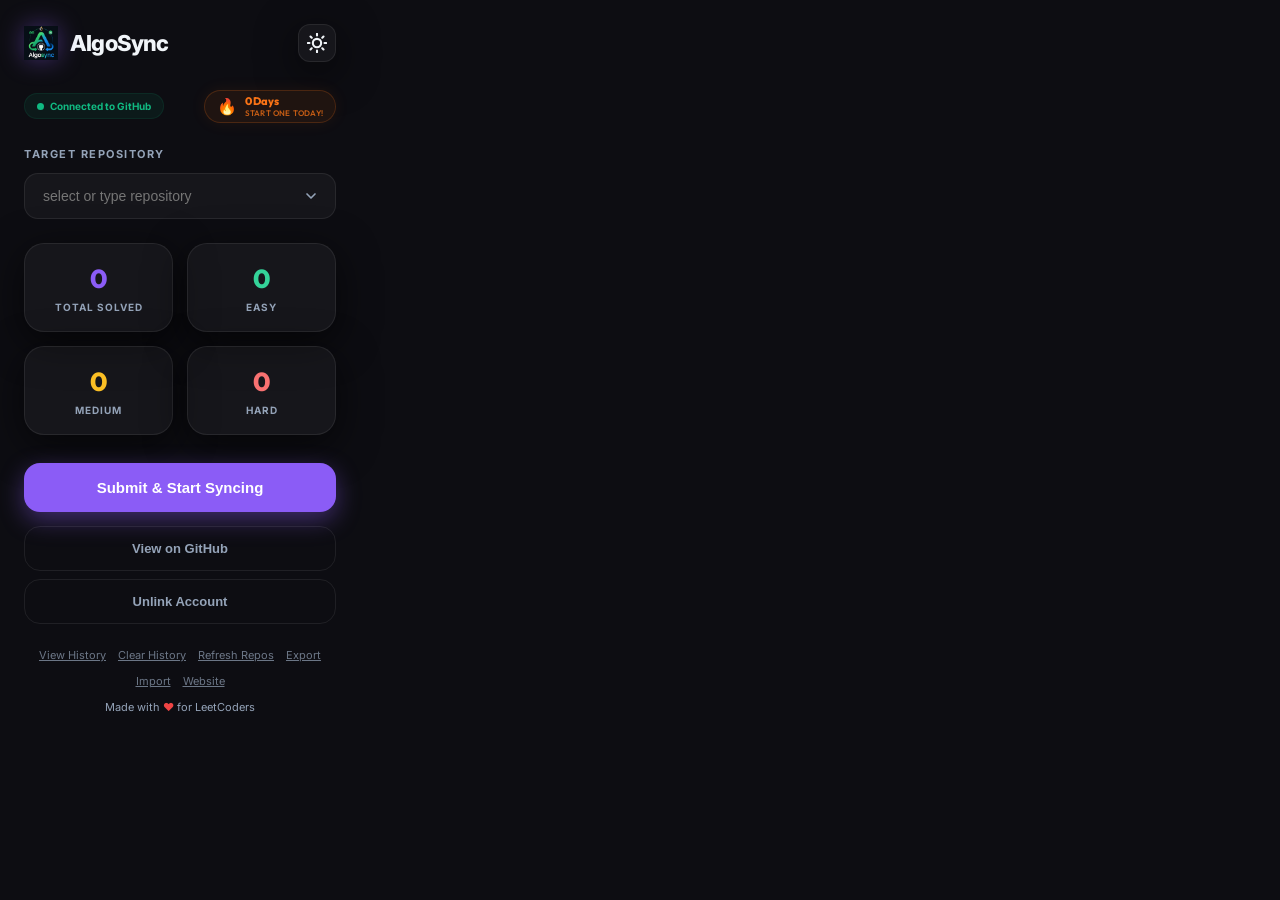
<file: popup.html>
<!DOCTYPE html>
<html>
<head>
  <meta charset="UTF-8">
  <link rel="stylesheet" href="popup.css">
</head>
<body data-theme="dark">
  <!-- AUTH VIEW -->
  <div id="auth-view" class="auth-view hidden">
    <img src="assets/AlgoSync extension logo.png" class="auth-icon" alt="AlgoSync">
    <h2 class="title" style="margin-bottom: 12px;">Welcome to AlgoSync</h2>
    <p class="auth-desc">Your DSA Portfolio, Automated.<br>Paste your GitHub token to enable syncing.</p>
    <div style="display: flex; flex-direction: column; gap: 10px; margin-top: 12px;">
      <input id="github-token-input" type="password" placeholder="GitHub personal access token" autocomplete="off" style="padding: 12px 14px; border-radius: 10px; border: 1px solid rgba(255,255,255,0.14); background: rgba(255,255,255,0.03); color: var(--text-primary);" />
      <button id="login-btn" class="primary-btn">Connect GitHub Account</button>
      <button id="google-login-btn" class="secondary-btn" disabled title="Google auth is not supported in this extension build because Chrome extension CSP blocks external auth scripts.">Google login unavailable</button>
    </div>
  </div>

  <!-- MAIN DASHBOARD -->
  <div id="dashboard-view">
    <header class="header">
      <div class="logo-group">
        <img src="assets/AlgoSync extension logo.png" class="logo-icon" alt="A">
        <span class="title">AlgoSync</span>
      </div>
      <button id="theme-toggle" class="theme-toggle" title="Toggle Light/Dark Mode">
        <svg xmlns="http://www.w3.org/2000/svg" width="20" height="20" viewBox="0 0 24 24" fill="none" stroke="currentColor" stroke-width="2.5" stroke-linecap="round" stroke-linejoin="round"><circle cx="12" cy="12" r="5"/><path d="M12 1v2M12 21v2M4.22 4.22l1.42 1.42M18.36 18.36l1.42 1.42M1 12h2M21 12h2M4.22 19.78l1.42-1.42M18.36 5.64l1.42-1.42"/></svg>
      </button>
    </header>

    <div class="status-bar">
      <div class="connected-tag" id="connection-status">
        <span class="pulse-dot"></span>
        <span id="connection-status-text">Connected to GitHub</span>
      </div>
      <div class="streak-badge" id="streak-badge" title="Daily Coding Streak!">
        <span class="streak-icon">🔥</span>
        <div class="streak-details">
          <span id="streak-text" class="streak-text">0 Days</span>
          <span id="streak-start-text" class="streak-start-text">Start one today!</span>
        </div>
      </div>
    </div>

    <div class="repo-section" id="repo-section">
      <label class="section-label">Target Repository</label>
      <div class="input-wrapper">
        <input type="text" id="repo-input" placeholder="select or type repository" autocomplete="off">
        <div id="repo-toggle" class="repo-toggle" title="Show repositories">
          <svg xmlns="http://www.w3.org/2000/svg" width="16" height="16" viewBox="0 0 24 24" fill="none" stroke="currentColor" stroke-width="2.5" stroke-linecap="round" stroke-linejoin="round" class="chevron-icon"><polyline points="6 9 12 15 18 9"></polyline></svg>
        </div>
      </div>
      <div id="repo-dropdown" class="dropdown"></div>
    </div>

    <div class="stats-grid">
      <div class="stat-card">
        <div class="stat-value total-val" id="stat-total">0</div>
        <div class="stat-label">Total Solved</div>
      </div>
      <div class="stat-card">
        <div class="stat-value easy-val" id="stat-easy">0</div>
        <div class="stat-label">Easy</div>
      </div>
      <div class="stat-card">
        <div class="stat-value med-val" id="stat-medium">0</div>
        <div class="stat-label">Medium</div>
      </div>
      <div class="stat-card">
        <div class="stat-value hard-val" id="stat-hard">0</div>
        <div class="stat-label">Hard</div>
      </div>
    </div>

    <button id="sync-btn" class="primary-btn">Submit & Start Syncing</button>
    <button id="open-repo-btn" class="secondary-btn" style="margin-bottom: 8px;">View on GitHub</button>
    <button id="logout-btn" class="secondary-btn">Unlink Account</button>

    <footer class="footer">
      <div style="display: flex; justify-content: center; gap: 12px; margin-bottom: 12px; flex-wrap: wrap;">
        <span id="open-history" style="cursor: pointer; text-decoration: underline; opacity: 0.7;">View History</span>
        <span id="clear-stats" style="cursor: pointer; text-decoration: underline; opacity: 0.7;">Clear History</span>
        <span id="refresh-repos" style="cursor: pointer; text-decoration: underline; opacity: 0.7;">Refresh Repos</span>
        <span id="export-data" style="cursor: pointer; text-decoration: underline; opacity: 0.7;">Export</span>
        <span id="import-data" style="cursor: pointer; text-decoration: underline; opacity: 0.7;">Import</span>
        <span id="open-website" style="cursor: pointer; text-decoration: underline; opacity: 0.7;">Website</span>
      </div>
      <div>Made with <span class="heart">❤️</span> for LeetCoders</div>
    </footer>
  </div>

  <input id="backup-file-input" type="file" accept="application/json" hidden />

  <!-- SYNC HISTORY / DEDUPLICATE OVERLAY -->
  <div id="solved-list-container" class="solved-list-container hidden">
    <div class="solved-list-header">
      <h3>Sync History</h3>
      <button id="close-solved-list" class="close-btn">&times;</button>
    </div>
    <div class="solved-list-actions">
      <button id="dedup-btn" class="dedup-btn" title="Clean duplicates and fix counts">✨ Clean Duplicates</button>
    </div>
    <div class="solved-list-search-wrapper">
      <input type="text" id="solved-list-search" placeholder="Search solved problems...">
    </div>
    <div id="solved-list" class="solved-list"></div>
  </div>

  <script src="storage-helper.js"></script>
  <script src="firestore-helper.js"></script>
  <script src="popup.js"></script>
</body>
</html>
</file>
<file: popup.css>
@import url('https://fonts.googleapis.com/css2?family=Inter:wght@400;500;600;700&family=Outfit:wght@400;500;600;700&display=swap');

/* HARD DEFAULT: Prevents any white flash before theme loads */
html, body {
  background-color: var(--bg-color) !important;
  color: var(--text-primary);
  transition: var(--transition);
}

:root {
  /* Dark Mode (Default) */
  --bg-color: #0d0d12;
  --card-bg: rgba(255, 255, 255, 0.04);
  --glass-border: rgba(255, 255, 255, 0.08);
  --text-primary: #f1f5f9;
  --text-secondary: #94a3b8;
  --accent-color: #8b5cf6;
  --accent-glow: rgba(139, 92, 246, 0.4);
  --selected-item-bg: rgba(139, 92, 246, 0.08);
  --success: #10b981;
  --easy: #34d399;
  --med: #fbbf24;
  --hard: #f87171;
  --shadow: 0 10px 40px rgba(0, 0, 0, 0.6);
  --transition: all 0.25s cubic-bezier(0.4, 0, 0.2, 1);
}

[data-theme="light"] {
  --bg-color: #f8fafc;
  --card-bg: #ffffff;
  --glass-border: #e2e8f0;
  --text-primary: #0f172a;
  --text-secondary: #64748b;
  --accent-color: #4f46e5;
  --accent-glow: rgba(79, 70, 229, 0.1);
  --selected-item-bg: rgba(79, 70, 229, 0.08);
  --shadow: 0 8px 20px rgba(0, 0, 0, 0.04);
}

* {
  margin: 0;
  padding: 0;
  box-sizing: border-box;
}

body {
  width: 360px;
  height: 520px;
  position: relative;
  font-family: 'Inter', sans-serif;
  padding: 24px;
  overflow: hidden;
}

h1, h2, h3 { font-family: 'Outfit', sans-serif; }

/* --- Header --- */
.header {
  display: flex;
  justify-content: space-between;
  align-items: center;
  margin-bottom: 28px;
}

.logo-group {
  display: flex;
  align-items: center;
  gap: 12px;
}

.logo-icon {
  width: 34px;
  height: 34px;
  filter: drop-shadow(0 0 12px var(--accent-glow));
}

.title {
  font-size: 22px;
  font-weight: 800;
  letter-spacing: -0.8px;
}

.theme-toggle {
  background: var(--card-bg);
  border: 1px solid var(--glass-border);
  width: 38px;
  height: 38px;
  border-radius: 12px;
  cursor: pointer;
  display: flex;
  align-items: center;
  justify-content: center;
  color: var(--text-primary);
  transition: var(--transition);
  box-shadow: var(--shadow);
}

.theme-toggle:hover {
  background: var(--accent-color);
  color: white;
  transform: rotate(15deg);
}

/* --- Repo Section --- */
.repo-section { margin-bottom: 24px; position: relative; }

.section-label {
  font-size: 11px;
  font-weight: 700;
  color: var(--text-secondary);
  text-transform: uppercase;
  letter-spacing: 1.5px;
  margin-bottom: 12px;
  display: block;
}

.input-wrapper {
  position: relative;
  width: 100%;
  display: flex;
  align-items: center;
}

input {
  width: 100%;
  background: var(--card-bg);
  border: 1px solid var(--glass-border);
  border-radius: 14px;
  padding: 14px 44px 14px 18px; /* Added right padding for the chevron button */
  color: var(--text-primary);
  font-size: 14px;
  font-weight: 500;
  outline: none;
  transition: var(--transition);
}

input:focus {
  border-color: var(--accent-color);
  box-shadow: 0 0 0 4px var(--accent-glow);
}

.repo-toggle {
  position: absolute;
  right: 6px;
  height: 38px;
  width: 38px;
  display: flex;
  align-items: center;
  justify-content: center;
  cursor: pointer;
  color: var(--text-secondary);
  border-radius: 10px;
  transition: var(--transition);
}

.repo-toggle:hover {
  background: var(--card-bg);
  color: var(--accent-color);
}

.chevron-icon {
  transition: transform 0.25s cubic-bezier(0.4, 0, 0.2, 1);
}

.repo-section.dropdown-open .chevron-icon {
  transform: rotate(180deg);
}

/* --- Dropdown --- */
.dropdown {
  position: absolute;
  top: 100%;
  left: 0;
  width: 100%;
  background: var(--bg-color);
  border: 1px solid var(--glass-border);
  border-radius: 14px;
  margin-top: 8px;
  max-height: 220px; /* Increased slightly for a better list view */
  overflow-y: auto;
  z-index: 1000;
  box-shadow: var(--shadow);
  display: none;
  transition: var(--transition);
}

.dropdown.active {
  display: block;
}

/* Custom Scrollbar for Dropdown */
.dropdown::-webkit-scrollbar {
  width: 6px;
}
.dropdown::-webkit-scrollbar-track {
  background: transparent;
}
.dropdown::-webkit-scrollbar-thumb {
  background: var(--glass-border);
  border-radius: 4px;
}
.dropdown::-webkit-scrollbar-thumb:hover {
  background: var(--text-secondary);
}

.dropdown-item {
  display: flex;
  align-items: center;
  justify-content: space-between;
  gap: 12px;
  padding: 12px 18px;
  font-size: 13px;
  color: var(--text-secondary);
  cursor: pointer;
  transition: var(--transition);
  border-bottom: 1px solid var(--glass-border);
}

.dropdown-item:last-child {
  border-bottom: none;
}

.dropdown-item:hover {
  background: var(--card-bg);
  color: var(--text-primary);
}

.dropdown-item.selected {
  background: var(--selected-item-bg);
  color: var(--accent-color);
}

.repo-item-content {
  display: flex;
  align-items: center;
  gap: 10px;
  overflow: hidden;
  text-overflow: ellipsis;
  white-space: nowrap;
}

.repo-item-icon {
  flex-shrink: 0;
  color: var(--text-secondary);
  opacity: 0.7;
  transition: var(--transition);
}

.dropdown-item:hover .repo-item-icon,
.dropdown-item.selected .repo-item-icon {
  color: var(--accent-color);
  opacity: 1;
}

.repo-item-name {
  overflow: hidden;
  text-overflow: ellipsis;
  white-space: nowrap;
  font-weight: 500;
}

.repo-badge {
  font-size: 9px;
  font-weight: 700;
  padding: 2px 6px;
  border-radius: 6px;
  display: inline-flex;
  align-items: center;
  gap: 3px;
  text-transform: uppercase;
  letter-spacing: 0.5px;
  flex-shrink: 0;
}

.private-badge {
  background: rgba(248, 113, 113, 0.1);
  color: var(--hard);
  border: 1px solid rgba(248, 113, 113, 0.15);
}

.public-badge {
  background: rgba(52, 211, 153, 0.1);
  color: var(--easy);
  border: 1px solid rgba(52, 211, 153, 0.15);
}

.dropdown-info-item {
  padding: 14px 18px;
  font-size: 13px;
  color: var(--text-secondary);
  text-align: center;
  font-style: italic;
}

/* --- Stats Grid --- */
.stats-grid {
  display: grid;
  grid-template-columns: repeat(2, 1fr);
  gap: 14px;
  margin-bottom: 28px;
}

.stat-card {
  background: var(--card-bg);
  border: 1px solid var(--glass-border);
  padding: 18px 12px;
  border-radius: 20px;
  text-align: center;
  transition: var(--transition);
  box-shadow: var(--shadow);
}

.stat-card:hover {
  transform: translateY(-4px);
  border-color: var(--accent-color);
}

.stat-value {
  font-size: 26px;
  font-weight: 800;
  margin-bottom: 6px;
  font-family: 'Outfit', sans-serif;
}

.stat-label {
  font-size: 10px;
  font-weight: 700;
  color: var(--text-secondary);
  text-transform: uppercase;
  letter-spacing: 1px;
}

.total-val { color: var(--accent-color); }
.easy-val { color: var(--easy); }
.med-val { color: var(--med); }
.hard-val { color: var(--hard); }

/* --- Connected Tag & Status Bar --- */
.status-bar {
  display: flex;
  justify-content: space-between;
  align-items: center;
  margin-bottom: 24px;
}

.connected-tag {
  display: inline-flex;
  align-items: center;
  gap: 6px;
  padding: 6px 12px;
  border-radius: 50px;
  background: rgba(16, 185, 129, 0.08);
  color: var(--success);
  font-size: 10px;
  font-weight: 700;
  border: 1px solid rgba(16, 185, 129, 0.1);
}

.streak-badge {
  display: flex;
  align-items: center;
  gap: 8px;
  background: rgba(249, 115, 22, 0.08);
  border: 1px solid rgba(249, 115, 22, 0.2);
  color: #f97316;
  padding: 4px 12px;
  border-radius: 50px;
  box-shadow: 0 0 16px rgba(249, 115, 22, 0.08);
  font-family: 'Outfit', sans-serif;
  transition: var(--transition);
  animation: streak-glow 2s infinite alternate;
}

.streak-details {
  display: flex;
  flex-direction: column;
  align-items: flex-start;
  line-height: 1.15;
}

.streak-text {
  font-size: 11px;
  font-weight: 800;
  letter-spacing: -0.2px;
}

.streak-start-text {
  font-size: 8px;
  font-weight: 600;
  opacity: 0.75;
  margin-top: 1px;
  text-transform: uppercase;
  letter-spacing: 0.2px;
}

@keyframes streak-glow {
  0% {
    box-shadow: 0 0 8px rgba(249, 115, 22, 0.1);
  }
  100% {
    box-shadow: 0 0 16px rgba(249, 115, 22, 0.25);
    border-color: rgba(249, 115, 22, 0.4);
  }
}

.streak-badge:hover {
  transform: translateY(-1px);
}

.pulse-dot {
  width: 7px;
  height: 7px;
  background: var(--success);
  border-radius: 50%;
  animation: pulse 2s infinite;
}

@keyframes pulse {
  0% { box-shadow: 0 0 0 0 rgba(16, 185, 129, 0.4); }
  70% { box-shadow: 0 0 0 8px rgba(16, 185, 129, 0); }
  100% { box-shadow: 0 0 0 0 rgba(16, 185, 129, 0); }
}

/* --- Buttons --- */
.primary-btn {
  width: 100%;
  background: var(--accent-color);
  color: white;
  border: none;
  padding: 16px;
  border-radius: 16px;
  font-weight: 700;
  font-size: 15px;
  cursor: pointer;
  transition: var(--transition);
  box-shadow: 0 8px 25px var(--accent-glow);
  margin-bottom: 14px;
}

.primary-btn:hover {
  transform: translateY(-2px);
  box-shadow: 0 10px 30px var(--accent-glow);
}

.primary-btn:active { transform: scale(0.96); }

.secondary-btn {
  width: 100%;
  background: transparent;
  border: 1.5px solid var(--glass-border);
  color: var(--text-secondary);
  padding: 14px;
  border-radius: 16px;
  font-size: 13px;
  font-weight: 600;
  cursor: pointer;
  transition: var(--transition);
}

.secondary-btn:hover {
  border-color: #ef4444;
  color: #ef4444;
  background: rgba(239, 68, 68, 0.05);
}

.footer { margin-top: 24px; text-align: center; font-size: 11px; color: var(--text-secondary); }
.heart { color: #ef4444; }
.hidden { display: none !important; }

/* --- Solved List / Sync History View --- */
.solved-list-container {
  position: absolute;
  top: 0;
  left: 0;
  width: 100%;
  height: 100%;
  background: var(--bg-color);
  z-index: 2000;
  padding: 24px;
  display: flex;
  flex-direction: column;
  transition: var(--transition);
}

.solved-list-header {
  display: flex;
  justify-content: space-between;
  align-items: center;
  margin-bottom: 12px;
}

.solved-list-header h3 {
  font-size: 18px;
  font-weight: 700;
}

.close-btn {
  background: transparent;
  border: none;
  color: var(--text-secondary);
  font-size: 24px;
  cursor: pointer;
  padding: 4px;
  line-height: 1;
  transition: var(--transition);
}

.close-btn:hover {
  color: var(--text-primary);
}

.solved-list-actions {
  margin-bottom: 12px;
}

.dedup-btn {
  width: 100%;
  background: rgba(139, 92, 246, 0.1);
  border: 1px dashed var(--accent-color);
  color: var(--accent-color);
  padding: 8px 12px;
  border-radius: 10px;
  font-size: 11px;
  font-weight: 700;
  cursor: pointer;
  transition: var(--transition);
  text-transform: uppercase;
  letter-spacing: 0.5px;
}

.dedup-btn:hover {
  background: var(--accent-color);
  color: white;
  border-style: solid;
}

.solved-list-search-wrapper {
  margin-bottom: 12px;
}

.solved-list-search-wrapper input {
  padding: 10px 14px;
  border-radius: 10px;
  font-size: 12px;
}

.solved-list {
  flex-grow: 1;
  overflow-y: auto;
  margin-right: -8px;
  padding-right: 8px;
}

.solved-list::-webkit-scrollbar {
  width: 5px;
}
.solved-list::-webkit-scrollbar-track {
  background: transparent;
}
.solved-list::-webkit-scrollbar-thumb {
  background: var(--glass-border);
  border-radius: 4px;
}

.solved-item {
  display: flex;
  justify-content: space-between;
  align-items: center;
  background: var(--card-bg);
  border: 1px solid var(--glass-border);
  border-radius: 12px;
  padding: 10px 14px;
  margin-bottom: 8px;
  transition: var(--transition);
}

.solved-item:hover {
  border-color: var(--accent-color);
}

.solved-item-details {
  display: flex;
  flex-direction: column;
  gap: 2px;
  max-width: 80%;
  overflow: hidden;
}

.solved-item-title {
  font-size: 13px;
  font-weight: 600;
  overflow: hidden;
  text-overflow: ellipsis;
  white-space: nowrap;
}

.solved-item-meta {
  display: flex;
  align-items: center;
  gap: 6px;
  font-size: 10px;
  color: var(--text-secondary);
}

.solved-item-diff {
  font-weight: 700;
  text-transform: uppercase;
}

.solved-item-diff.easy { color: var(--easy); }
.solved-item-diff.medium { color: var(--med); }
.solved-item-diff.hard { color: var(--hard); }

.solved-item-platform {
  background: rgba(255, 255, 255, 0.05);
  padding: 1px 4px;
  border-radius: 4px;
}

.solved-item-actions {
  display: flex;
  align-items: center;
  gap: 6px;
}

.solved-item-delete,
.solved-item-link {
  background: transparent;
  border: none;
  color: var(--text-secondary);
  cursor: pointer;
  padding: 6px;
  border-radius: 8px;
  display: flex;
  align-items: center;
  justify-content: center;
  transition: var(--transition);
}

.solved-item-delete:hover {
  color: #ef4444;
  background: rgba(239, 68, 68, 0.1);
}

.solved-item-link:hover {
  color: var(--accent-color);
  background: rgba(139, 92, 246, 0.15);
}
</file>
